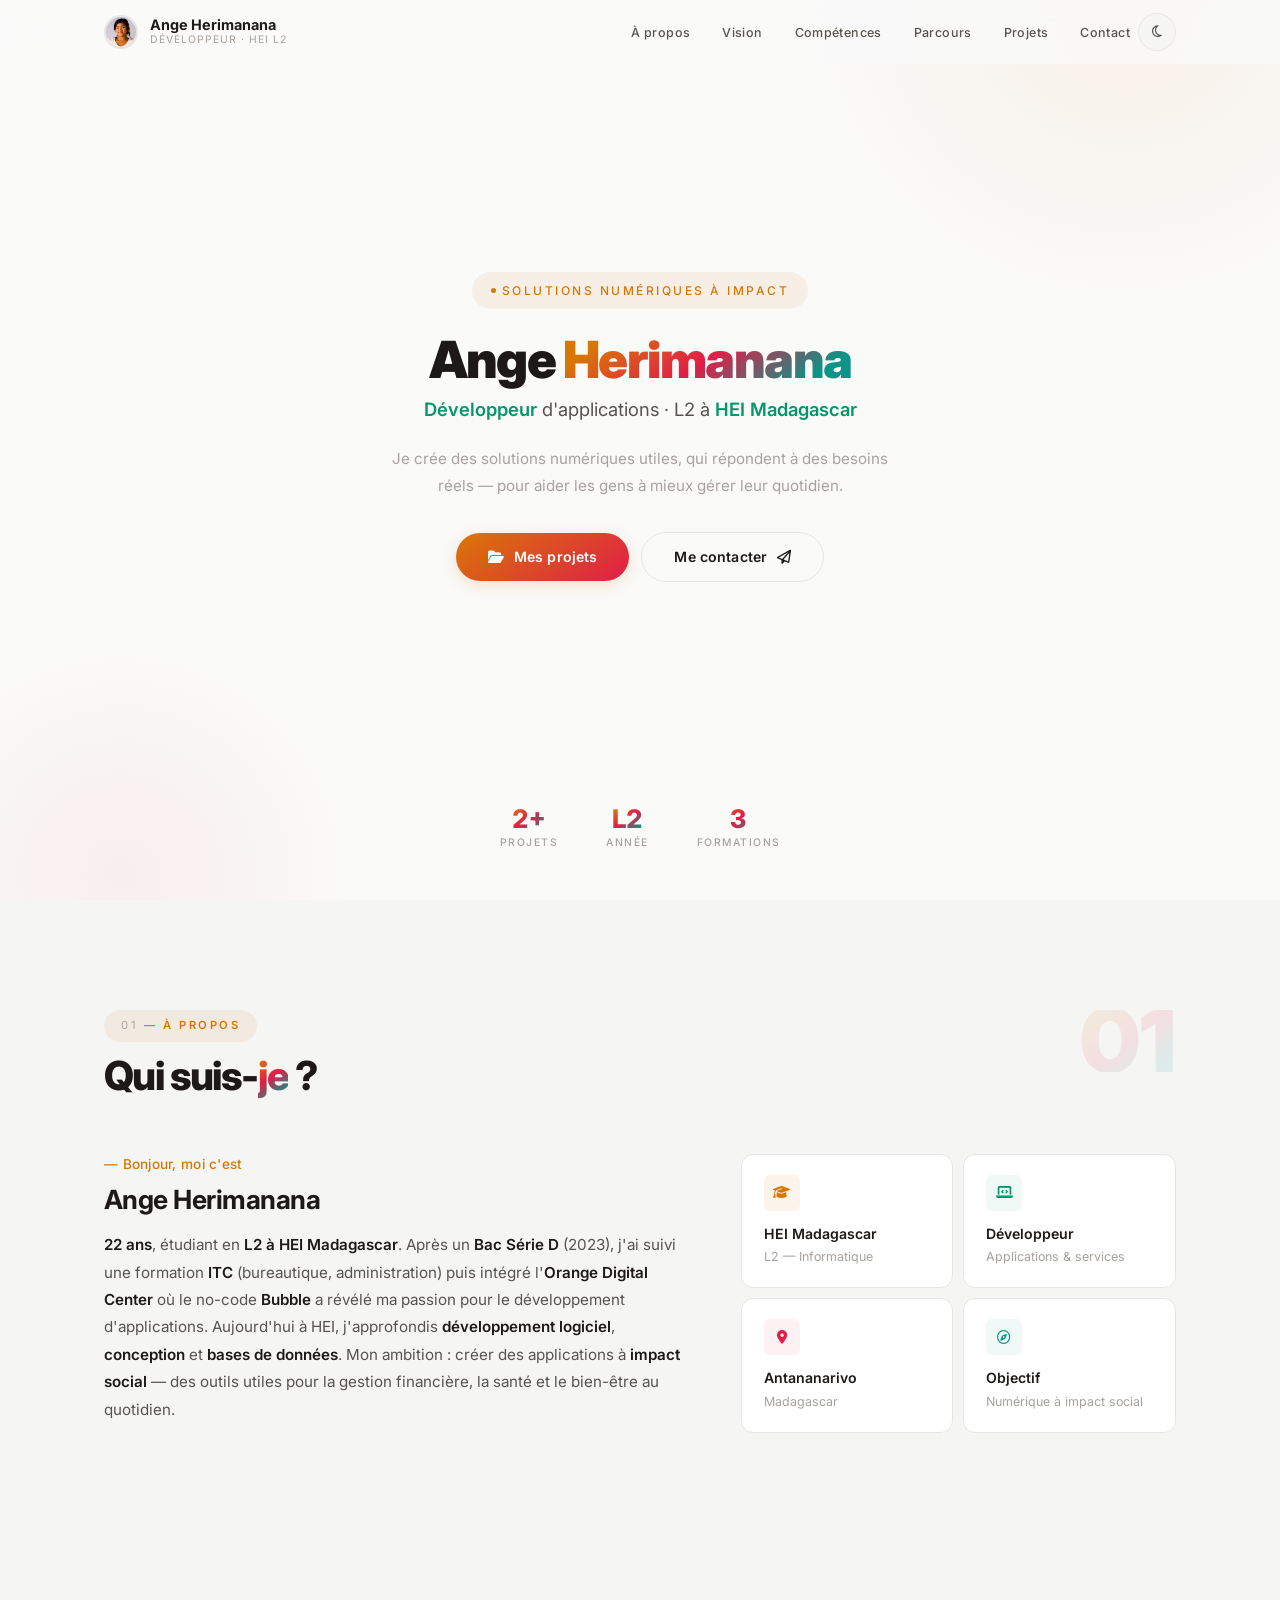
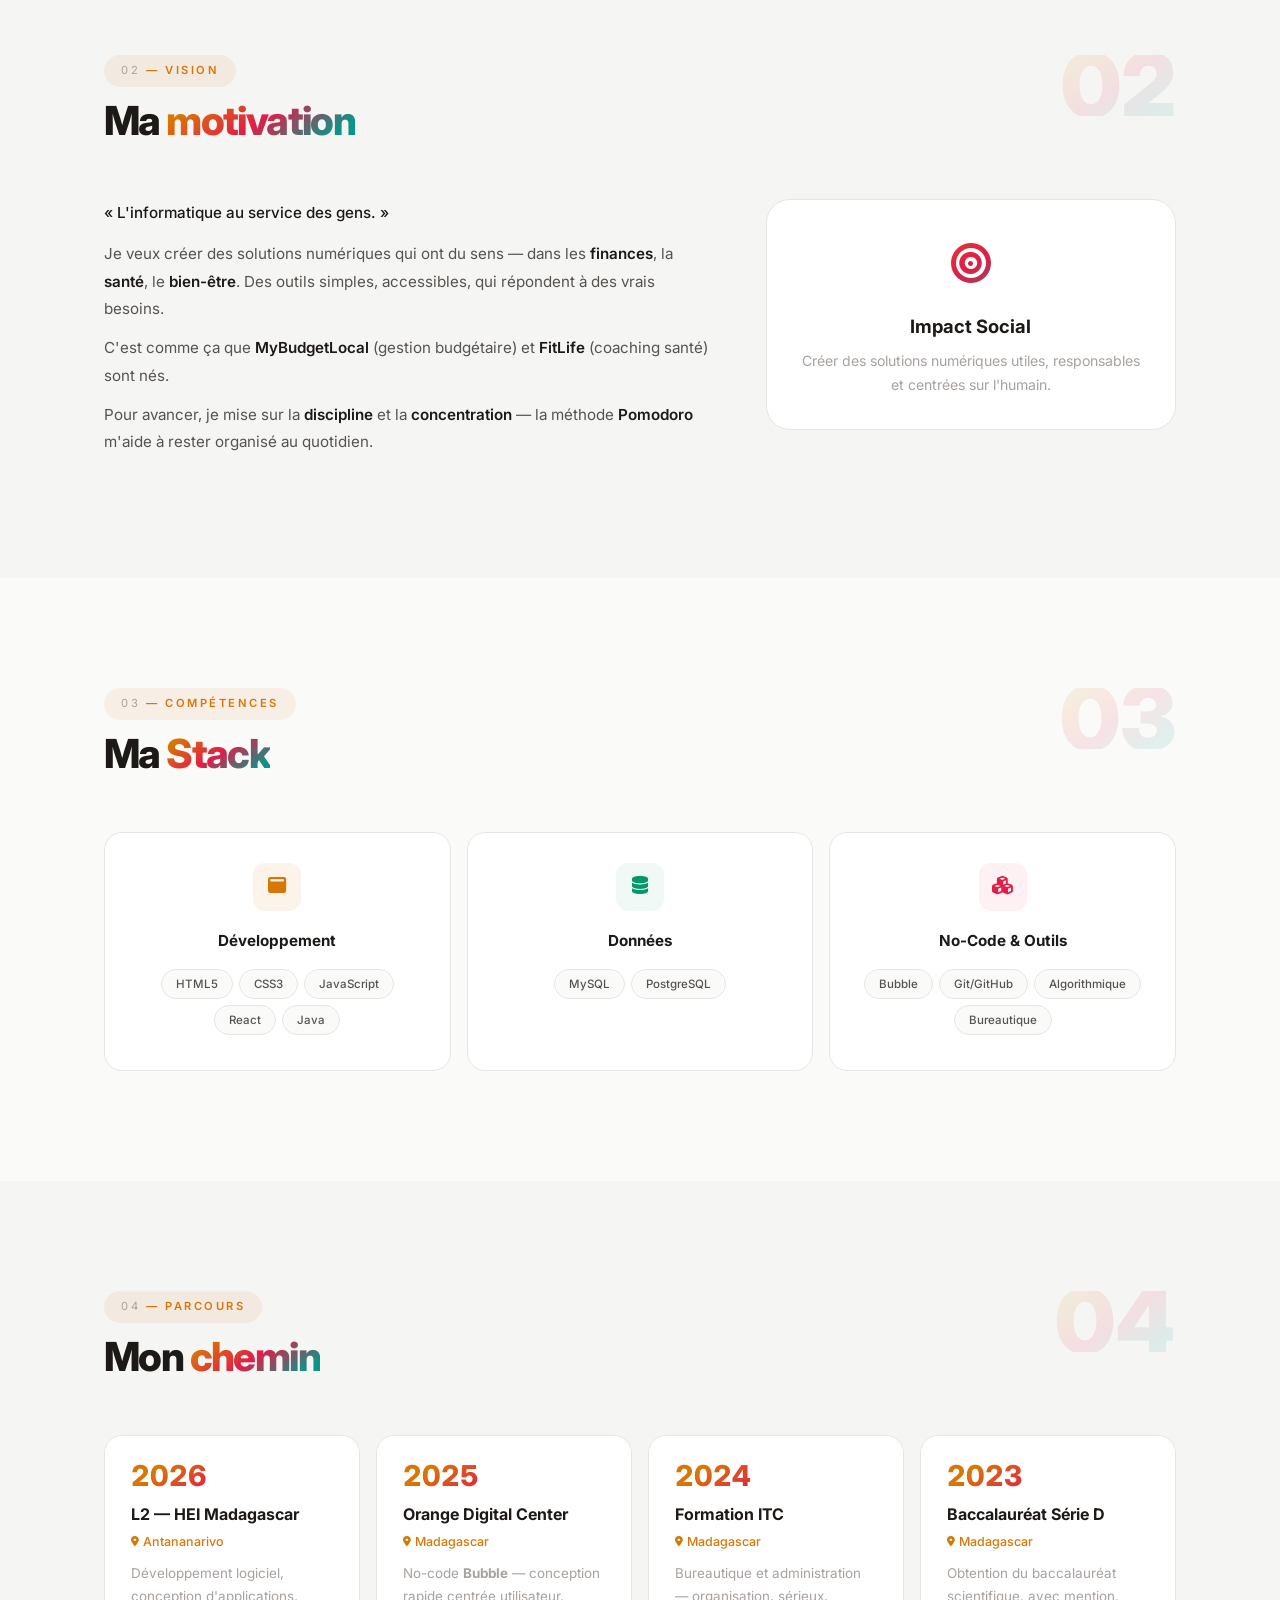
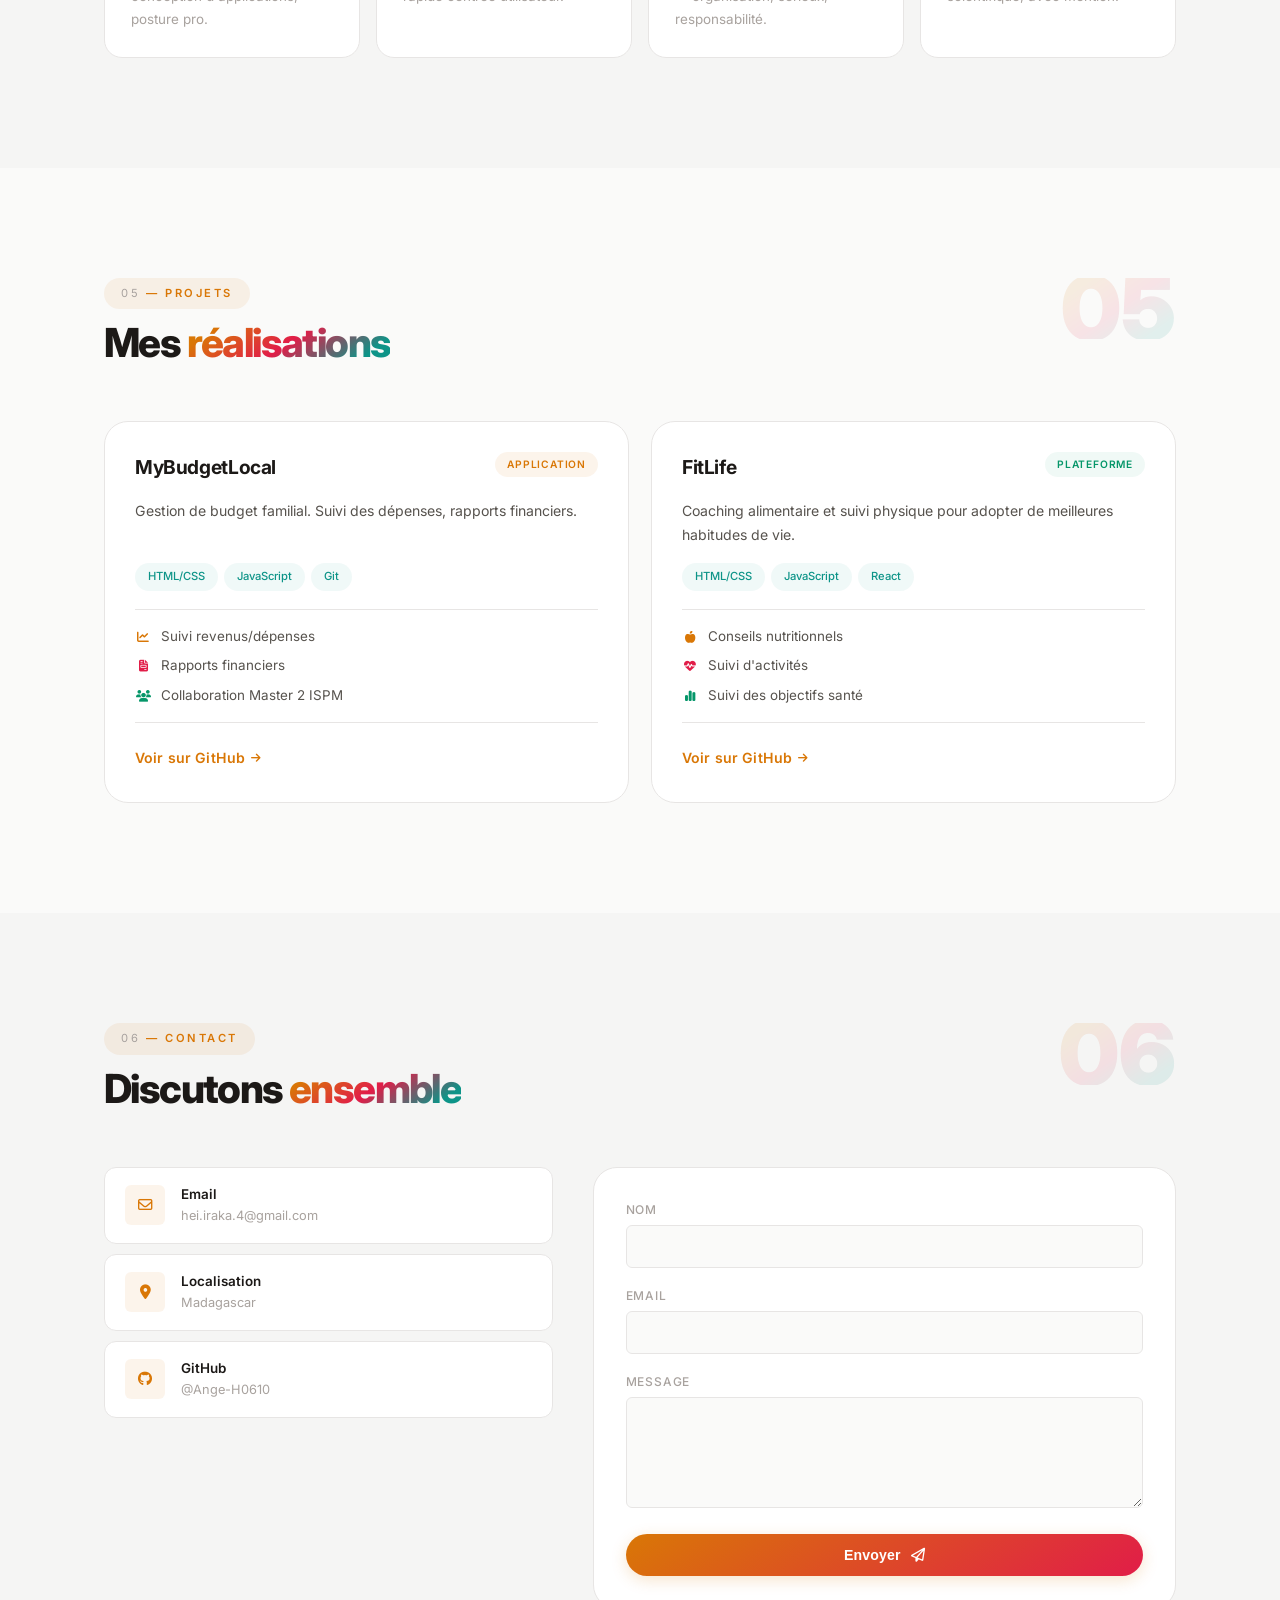
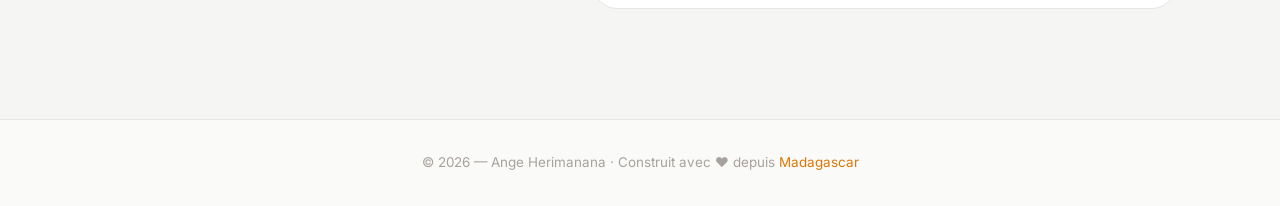
<file: index.html>
<!DOCTYPE html>
<html lang="fr">
<head>
    <meta charset="UTF-8">
    <meta name="viewport" content="width=device-width, initial-scale=1.0">
    <meta name="description" content="Portfolio d'Ange Herimanana - L2 HEI, Développeur d'applications numériques à impact social">
    <meta name="theme-color" content="#fafaf9">
    <title>Ange Herimanana — Portfolio</title>
    <link rel="preconnect" href="https://fonts.googleapis.com">
    <link rel="preconnect" href="https://fonts.gstatic.com" crossorigin>
    <link href="https://fonts.googleapis.com/css2?family=Inter:wght@400;500;600;700;800;900&display=swap" rel="stylesheet">
    <link rel="stylesheet" href="./css/style.css">
    <link rel="stylesheet" href="https://cdnjs.cloudflare.com/ajax/libs/font-awesome/6.7.2/css/all.min.css">
</head>
<body>

    <header class="navbar" id="navbar">
        <nav class="navbar-container">
            <div class="navbar-left">
                <a href="#hero" class="navbar-brand">
                    <img src="./photo/photo.png" alt="Ange Herimanana" class="navbar-avatar">
                    <div class="navbar-brand-text">
                        <span class="navbar-brand-name">Ange Herimanana</span>
                        <span class="navbar-brand-title">Développeur · HEI L2</span>
                    </div>
                </a>
            </div>
            <div class="navbar-actions">
                <ul class="nav-menu" id="navMenu">
                    <li><a href="#about" class="nav-link">À propos</a></li>
                    <li><a href="#vision" class="nav-link">Vision</a></li>
                    <li><a href="#skills" class="nav-link">Compétences</a></li>
                    <li><a href="#parcours" class="nav-link">Parcours</a></li>
                    <li><a href="#projects" class="nav-link">Projets</a></li>
                    <li><a href="#contact" class="nav-link">Contact</a></li>
                </ul>
                <button class="theme-toggle" id="themeToggle" aria-label="Changer le thème">
                    <i class="fa-regular fa-moon"></i>
                    <i class="fa-regular fa-sun"></i>
                </button>
                <button class="menu-toggle" id="menuToggle" aria-label="Menu" aria-expanded="false">
                    <span></span><span></span><span></span>
                </button>
            </div>
        </nav>
    </header>

    <section id="hero" class="hero">
        <div class="hero-bg"></div>
        <div class="container hero-grid">
            <div>
                <div class="hero-tag">
                    <span class="dot"></span>
                    Solutions numériques à impact
                </div>
                <h1 class="hero-name">
                    Ange <span class="hl">Herimanana</span>
                </h1>
                <p class="hero-sub">
                    <strong>Développeur</strong> d'applications · L2 à <strong>HEI Madagascar</strong>
                </p>
                <p class="hero-desc">
                    Je crée des solutions numériques utiles, qui répondent à des besoins réels
                    — pour aider les gens à mieux gérer leur quotidien.
                </p>
                <div class="hero-actions">
                    <a href="#projects" class="btn btn-primary">
                        <i class="fa-solid fa-folder-open"></i> Mes projets
                    </a>
                    <a href="#contact" class="btn btn-outline">
                        Me contacter <i class="fa-regular fa-paper-plane"></i>
                    </a>
                </div>
            </div>
        </div>
        <div class="hero-meta">
            <div class="hero-meta-item">
                <div class="num">2+</div>
                <div class="lbl">Projets</div>
            </div>
            <div class="hero-meta-item">
                <div class="num">L2</div>
                <div class="lbl">Année</div>
            </div>
            <div class="hero-meta-item">
                <div class="num">3</div>
                <div class="lbl">Formations</div>
            </div>
        </div>
    </section>

    <section id="about" class="about">
        <div class="container">
            <div class="section-header">
                <div class="section-header-left">
                    <div class="tag"><em>01</em> — À propos</div>
                    <h2 class="section-title">Qui suis-<span class="hl">je</span> ?</h2>
                </div>
                <div class="section-header-right">
                    <div class="section-number">01</div>
                </div>
            </div>
            <div class="about-grid">
                <div class="about-text-content">
                    <span class="greet">— Bonjour, moi c'est</span>
                    <h3><span class="hl">Ange Herimanana</span></h3>
                    <p><strong>22 ans</strong>, étudiant en <strong>L2 à HEI Madagascar</strong>. Après un <strong>Bac Série D</strong> (2023), j'ai suivi une formation <strong>ITC</strong> (bureautique, administration) puis intégré l'<strong>Orange Digital Center</strong> où le no-code <strong>Bubble</strong> a révélé ma passion pour le développement d'applications. Aujourd'hui à HEI, j'approfondis <strong>développement logiciel</strong>, <strong>conception</strong> et <strong>bases de données</strong>. Mon ambition : créer des applications à <strong>impact social</strong> — des outils utiles pour la gestion financière, la santé et le bien-être au quotidien.</p>
                </div>
                <div>
                    <div class="about-cards-grid">
                        <div class="about-mini-card">
                            <div class="icon amber"><i class="fa-solid fa-graduation-cap"></i></div>
                            <h4>HEI Madagascar</h4>
                            <p>L2 — Informatique</p>
                        </div>
                        <div class="about-mini-card">
                            <div class="icon emerald"><i class="fa-solid fa-laptop-code"></i></div>
                            <h4>Développeur</h4>
                            <p>Applications & services</p>
                        </div>
                        <div class="about-mini-card">
                            <div class="icon rose"><i class="fa-solid fa-location-dot"></i></div>
                            <h4>Antananarivo</h4>
                            <p>Madagascar</p>
                        </div>
                        <div class="about-mini-card">
                            <div class="icon teal"><i class="fa-regular fa-compass"></i></div>
                            <h4>Objectif</h4>
                            <p>Numérique à impact social</p>
                        </div>
                    </div>
                </div>
            </div>
        </div>
    </section>

    <section id="vision" class="parcours">
        <div class="container">
            <div class="section-header">
                <div class="section-header-left">
                    <div class="tag"><em>02</em> — Vision</div>
                    <h2 class="section-title">Ma <span class="hl">motivation</span></h2>
                </div>
                <div class="section-header-right">
                    <div class="section-number">02</div>
                </div>
            </div>
            <div class="about-grid" style="grid-template-columns:1.2fr 0.8fr;">
                <div class="about-text-content">
                    <p style="font-size:0.95rem; color:var(--text); font-weight:500; margin-bottom:14px;">
                        « L'informatique au service des gens. »
                    </p>
                    <p>Je veux créer des solutions numériques qui ont du sens — dans les <strong>finances</strong>, la <strong>santé</strong>, le <strong>bien-être</strong>. Des outils simples, accessibles, qui répondent à des vrais besoins.</p>
                    <p>C'est comme ça que <strong>MyBudgetLocal</strong> (gestion budgétaire) et <strong>FitLife</strong> (coaching santé) sont nés.</p>
                    <p>Pour avancer, je mise sur la <strong>discipline</strong> et la <strong>concentration</strong> — la méthode <strong>Pomodoro</strong> m'aide à rester organisé au quotidien.</p>
                </div>
                <div>
                    <div class="vision-card">
                        <div class="vision-card-icon"><i class="fa-solid fa-bullseye"></i></div>
                        <h3>Impact Social</h3>
                        <p>Créer des solutions numériques utiles, responsables et centrées sur l'humain.</p>
                    </div>
                </div>
            </div>
        </div>
    </section>

    <section id="skills" class="skills">
        <div class="container">
            <div class="section-header">
                <div class="section-header-left">
                    <div class="tag"><em>03</em> — Compétences</div>
                    <h2 class="section-title">Ma <span class="hl">Stack</span></h2>
                </div>
                <div class="section-header-right">
                    <div class="section-number">03</div>
                </div>
            </div>
            <div class="skills-grid">
                <div class="skill-card">
                    <div class="skill-card-icon dev"><i class="fa-solid fa-window-maximize"></i></div>
                    <h3>Développement</h3>
                    <div class="skill-tags">
                        <span class="skill-tag">HTML5</span>
                        <span class="skill-tag">CSS3</span>
                        <span class="skill-tag">JavaScript</span>
                        <span class="skill-tag">React</span>
                        <span class="skill-tag">Java</span>
                    </div>
                </div>
                <div class="skill-card">
                    <div class="skill-card-icon data"><i class="fa-solid fa-database"></i></div>
                    <h3>Données</h3>
                    <div class="skill-tags">
                        <span class="skill-tag">MySQL</span>
                        <span class="skill-tag">PostgreSQL</span>
                    </div>
                </div>
                <div class="skill-card">
                    <div class="skill-card-icon core"><i class="fa-solid fa-cubes"></i></div>
                    <h3>No-Code & Outils</h3>
                    <div class="skill-tags">
                        <span class="skill-tag">Bubble</span>
                        <span class="skill-tag">Git/GitHub</span>
                        <span class="skill-tag">Algorithmique</span>
                        <span class="skill-tag">Bureautique</span>
                    </div>
                </div>
            </div>
        </div>
    </section>

    <section id="parcours" class="parcours">
        <div class="container">
            <div class="section-header">
                <div class="section-header-left">
                    <div class="tag"><em>04</em> — Parcours</div>
                    <h2 class="section-title">Mon <span class="hl">chemin</span></h2>
                </div>
                <div class="section-header-right">
                    <div class="section-number">04</div>
                </div>
            </div>
            <div class="timeline">
                <div class="timeline-card">
                    <div class="year">2026</div>
                    <h4>L2 — HEI Madagascar</h4>
                    <div class="loc"><i class="fa-solid fa-location-dot"></i> Antananarivo</div>
                    <p>Développement logiciel, conception d'applications, posture pro.</p>
                </div>
                <div class="timeline-card">
                    <div class="year">2025</div>
                    <h4>Orange Digital Center</h4>
                    <div class="loc"><i class="fa-solid fa-location-dot"></i> Madagascar</div>
                    <p>No-code <strong>Bubble</strong> — conception rapide centrée utilisateur.</p>
                </div>
                <div class="timeline-card">
                    <div class="year">2024</div>
                    <h4>Formation ITC</h4>
                    <div class="loc"><i class="fa-solid fa-location-dot"></i> Madagascar</div>
                    <p>Bureautique et administration — organisation, sérieux, responsabilité.</p>
                </div>
                <div class="timeline-card">
                    <div class="year">2023</div>
                    <h4>Baccalauréat Série D</h4>
                    <div class="loc"><i class="fa-solid fa-location-dot"></i> Madagascar</div>
                    <p>Obtention du baccalauréat scientifique, avec mention.</p>
                </div>
            </div>
        </div>
    </section>

    <section id="projects" class="projects">
        <div class="container">
            <div class="section-header">
                <div class="section-header-left">
                    <div class="tag"><em>05</em> — Projets</div>
                    <h2 class="section-title">Mes <span class="hl">réalisations</span></h2>
                </div>
                <div class="section-header-right">
                    <div class="section-number">05</div>
                </div>
            </div>
            <div class="projects-list">
                <article class="project-card">
                    <div class="project-card-top">
                        <h3>MyBudgetLocal</h3>
                        <span class="badge badge-amber">Application</span>
                    </div>
                    <p class="project-desc">
                        Gestion de budget familial. Suivi des dépenses, rapports financiers.
                    </p>
                    <div class="project-tech-strip">
                        <span>HTML/CSS</span>
                        <span>JavaScript</span>
                        <span>Git</span>
                    </div>
                    <ul class="project-features">
                        <li><i class="fa-solid fa-chart-line"></i> Suivi revenus/dépenses</li>
                        <li><i class="fa-solid fa-file-invoice"></i> Rapports financiers</li>
                        <li><i class="fa-solid fa-users"></i> Collaboration Master 2 ISPM</li>
                    </ul>
                    <a href="https://github.com/Ange-H0610/ISPM.git" target="_blank" class="btn btn-link">
                        Voir sur GitHub <i class="fa-solid fa-arrow-right"></i>
                    </a>
                </article>
                <article class="project-card">
                    <div class="project-card-top">
                        <h3>FitLife</h3>
                        <span class="badge badge-emerald">Plateforme</span>
                    </div>
                    <p class="project-desc">
                        Coaching alimentaire et suivi physique pour adopter de meilleures habitudes de vie.
                    </p>
                    <div class="project-tech-strip">
                        <span>HTML/CSS</span>
                        <span>JavaScript</span>
                        <span>React</span>
                    </div>
                    <ul class="project-features">
                        <li><i class="fa-solid fa-apple-alt"></i> Conseils nutritionnels</li>
                        <li><i class="fa-solid fa-heartbeat"></i> Suivi d'activités</li>
                        <li><i class="fa-solid fa-chart-simple"></i> Suivi des objectifs santé</li>
                    </ul>
                    <a href="https://github.com/Ange-H0610/FitLife.git" target="_blank" class="btn btn-link">
                        Voir sur GitHub <i class="fa-solid fa-arrow-right"></i>
                    </a>
                </article>
            </div>
        </div>
    </section>

    <section id="contact" class="contact">
        <div class="container">
            <div class="section-header">
                <div class="section-header-left">
                    <div class="tag"><em>06</em> — Contact</div>
                    <h2 class="section-title">Discutons <span class="hl">ensemble</span></h2>
                </div>
                <div class="section-header-right">
                    <div class="section-number">06</div>
                </div>
            </div>
            <div class="contact-grid">
                <div class="contact-info">
                    <a href="https://mail.google.com/mail/u/0/?view=cm&to=hei.iraka.4@gmail.com" target="_blank" class="contact-item">
                        <div class="contact-item-ic"><i class="fa-regular fa-envelope"></i></div>
                        <div>
                            <h4>Email</h4>
                            <p>hei.iraka.4@gmail.com</p>
                        </div>
                    </a>
                    <div class="contact-item">
                        <div class="contact-item-ic"><i class="fa-solid fa-location-dot"></i></div>
                        <div>
                            <h4>Localisation</h4>
                            <p>Madagascar</p>
                        </div>
                    </div>
                    <div class="contact-item">
                        <div class="contact-item-ic"><i class="fa-brands fa-github"></i></div>
                        <div>
                            <h4>GitHub</h4>
                            <p>@Ange-H0610</p>
                        </div>
                    </div>
                </div>
                <form class="form-card" id="contactForm">
                    <div class="form-row">
                        <label for="name">Nom</label>
                        <input type="text" id="name" name="name" required>
                    </div>
                    <div class="form-row">
                        <label for="email">Email</label>
                        <input type="email" id="email" name="email" required>
                    </div>
                    <div class="form-row">
                        <label for="message">Message</label>
                        <textarea id="message" name="message" rows="5" required></textarea>
                    </div>
                    <button type="submit" class="btn btn-primary">
                        Envoyer <i class="fa-regular fa-paper-plane"></i>
                    </button>
                </form>
            </div>
        </div>
    </section>

    <footer class="footer">
        <div class="container">
            <p>© 2026 — Ange Herimanana · Construit avec ♥ depuis <span class="hl">Madagascar</span></p>
        </div>
    </footer>

    <script src="./js/theme.js"></script>
    <script src="./js/scroll-animations.js"></script>
    <script src="./js/mobile-menu.js"></script>
</body>
</html>
</file>
<file: css/style.css>
*,
*::before,
*::after {
  margin: 0;
  padding: 0;
  box-sizing: border-box;
}

:root {
  /* Light theme (default) */
  --bg: #fafaf9;
  --bg-soft: #f5f5f4;
  --bg-card: #ffffff;
  --bg-elevated: #ffffff;
  --bg-hover: #f5f5f4;
  --border: #e7e5e4;
  --border-light: #f0efed;
  --text: #1c1917;
  --text-soft: #57534e;
  --text-muted: #a8a29e;
  --amber: #d97706;
  --amber-bg: rgba(217, 119, 6, 0.08);
  --rose: #e11d48;
  --rose-bg: rgba(225, 29, 72, 0.06);
  --emerald: #059669;
  --emerald-bg: rgba(5, 150, 105, 0.06);
  --teal: #0d9488;
  --teal-bg: rgba(13, 148, 136, 0.06);
  --gradient-1: linear-gradient(145deg, #d97706 0%, #e11d48 100%);
  --gradient-2: linear-gradient(145deg, #059669 0%, #0d9488 100%);
  --gradient-text: linear-gradient(145deg, #d97706 15%, #e11d48 50%, #0d9488 85%);
  --shadow-sm: 0 1px 3px rgba(0, 0, 0, 0.04);
  --shadow: 0 2px 12px rgba(0, 0, 0, 0.06);
  --shadow-lg: 0 8px 32px rgba(0, 0, 0, 0.08);
  --shadow-xl: 0 16px 48px rgba(0, 0, 0, 0.1);
  --glow: none;
  --nav-bg: rgba(250, 250, 249, 0.85);
  --nav-bg-scrolled: rgba(250, 250, 249, 0.97);
  --radius-sm: 6px;
  --radius: 12px;
  --radius-lg: 18px;
  --radius-xl: 24px;
  --radius-full: 9999px;
  --transition: 0.4s cubic-bezier(0.22, 1, 0.36, 1);
  --transition-fast: 0.2s cubic-bezier(0.22, 1, 0.36, 1);
  --font: 'Inter', -apple-system, BlinkMacSystemFont, 'Segoe UI', system-ui, sans-serif;
  --nav-height: 64px;
}

[data-theme="dark"] {
  --bg: #0c0c0c;
  --bg-soft: #111111;
  --bg-card: #181818;
  --bg-elevated: #1e1e1e;
  --bg-hover: #202020;
  --border: #2a2a2a;
  --border-light: #222222;
  --text: #f0efed;
  --text-soft: #a8a29e;
  --text-muted: #6b6560;
  --amber: #f59e0b;
  --amber-bg: rgba(245, 158, 11, 0.08);
  --rose: #e11d48;
  --rose-bg: rgba(225, 29, 72, 0.07);
  --emerald: #10b981;
  --emerald-bg: rgba(16, 185, 129, 0.06);
  --teal: #14b8a6;
  --teal-bg: rgba(20, 184, 166, 0.06);
  --gradient-1: linear-gradient(145deg, #f59e0b 0%, #e11d48 100%);
  --gradient-2: linear-gradient(145deg, #10b981 0%, #14b8a6 100%);
  --gradient-text: linear-gradient(145deg, #f59e0b 15%, #e11d48 50%, #14b8a6 85%);
  --shadow-sm: 0 1px 3px rgba(0, 0, 0, 0.3);
  --shadow: 0 2px 12px rgba(0, 0, 0, 0.5);
  --shadow-lg: 0 8px 32px rgba(0, 0, 0, 0.6);
  --shadow-xl: 0 16px 48px rgba(0, 0, 0, 0.7);
  --glow: 0 0 60px rgba(245, 158, 11, 0.04);
  --nav-bg: rgba(12, 12, 12, 0.85);
  --nav-bg-scrolled: rgba(12, 12, 12, 0.96);
}

html {
  scroll-behavior: smooth;
  -webkit-font-smoothing: antialiased;
  -moz-osx-font-smoothing: grayscale;
}

body {
  font-family: var(--font);
  background: var(--bg);
  color: var(--text);
  line-height: 1.6;
  overflow-x: hidden;
  transition: background var(--transition), color var(--transition);
}

a { text-decoration: none; color: inherit; }
ul { list-style: none; }
img { max-width: 100%; display: block; }

::selection {
  background: var(--amber);
  color: #fff;
}

.container {
  max-width: 1120px;
  margin: 0 auto;
  padding: 0 24px;
}

section {
  padding: 110px 0;
  position: relative;
}

/* ==================== TAG ==================== */
.tag {
  display: inline-flex;
  align-items: center;
  gap: 6px;
  font-size: 0.7rem;
  font-weight: 600;
  text-transform: uppercase;
  letter-spacing: 2.5px;
  padding: 6px 16px;
  border-radius: var(--radius-full);
  width: fit-content;
  background: var(--amber-bg);
  color: var(--amber);
  border: 1px solid transparent;
}
.tag em {
  font-style: normal;
  color: var(--text-muted);
  font-weight: 400;
}

/* ==================== SECTION HEADER ==================== */
.section-header {
  display: flex;
  align-items: flex-end;
  justify-content: space-between;
  margin-bottom: 56px;
  gap: 24px;
  position: relative;
}
.section-header-left {
  display: flex;
  flex-direction: column;
  gap: 12px;
}
.section-header-right {
  flex-shrink: 0;
  display: none;
}
.section-number {
  font-size: 5.5rem;
  font-weight: 900;
  background: var(--gradient-text);
  -webkit-background-clip: text;
  -webkit-text-fill-color: transparent;
  background-clip: text;
  line-height: 0.7;
  opacity: 0.1;
  position: absolute;
  right: 0;
  top: 0;
  pointer-events: none;
  user-select: none;
}
.section-title {
  font-size: 2.5rem;
  font-weight: 800;
  line-height: 1.1;
  letter-spacing: -0.04em;
}
.section-title .hl {
  background: var(--gradient-text);
  -webkit-background-clip: text;
  -webkit-text-fill-color: transparent;
  background-clip: text;
}
.section-desc {
  color: var(--text-soft);
  font-size: 0.95rem;
  max-width: 400px;
  line-height: 1.7;
}
@media (min-width: 768px) {
  .section-header-right { display: block; }
}

/* ==================== BUTTONS ==================== */
.btn {
  display: inline-flex;
  align-items: center;
  justify-content: center;
  gap: 10px;
  padding: 13px 32px;
  border-radius: var(--radius-full);
  font-weight: 600;
  font-size: 0.88rem;
  cursor: pointer;
  transition: all var(--transition);
  border: none;
  letter-spacing: 0.01em;
  white-space: nowrap;
  position: relative;
}
.btn-primary {
  background: var(--gradient-1);
  color: #fff;
  box-shadow: 0 4px 16px rgba(217, 119, 6, 0.2);
}
.btn-primary:hover {
  transform: translateY(-2px);
  box-shadow: 0 8px 28px rgba(217, 119, 6, 0.3);
}
.btn-primary:active {
  transform: translateY(0);
}

.btn-outline {
  background: transparent;
  color: var(--text);
  border: 1.5px solid var(--border);
  padding: 13px 32px;
}
.btn-outline:hover {
  border-color: var(--amber);
  color: var(--amber);
  background: var(--amber-bg);
  transform: translateY(-2px);
}

.btn-link {
  background: none;
  border: none;
  color: var(--amber);
  font-weight: 600;
  font-size: 0.88rem;
  padding: 4px 0;
  gap: 6px;
}
.btn-link i {
  transition: transform var(--transition);
  font-size: 0.68rem;
}
.btn-link:hover i {
  transform: translateX(4px);
}
.btn-sm {
  padding: 9px 22px;
  font-size: 0.8rem;
}

/* ==================== NAVBAR ==================== */
.navbar {
  position: fixed;
  top: 0;
  left: 0;
  width: 100%;
  z-index: 1000;
  height: var(--nav-height);
  background: var(--nav-bg);
  backdrop-filter: blur(20px);
  -webkit-backdrop-filter: blur(20px);
  border-bottom: 1px solid transparent;
  transition: all var(--transition);
}
.navbar.scrolled {
  border-bottom-color: var(--border);
  background: var(--nav-bg-scrolled);
}
.navbar-container {
  max-width: 1120px;
  margin: 0 auto;
  padding: 0 24px;
  display: flex;
  align-items: center;
  justify-content: space-between;
  height: 100%;
}
.navbar-left {
  display: flex;
  align-items: center;
  gap: 12px;
}
.navbar-brand {
  display: flex;
  align-items: center;
  gap: 12px;
  position: relative;
  z-index: 2;
}
.navbar-avatar {
  width: 34px;
  height: 34px;
  border-radius: 50%;
  object-fit: cover;
  border: 2px solid var(--border);
  transition: border-color var(--transition);
}
.navbar-avatar:hover {
  border-color: var(--amber);
}
.navbar-brand-text {
  display: flex;
  flex-direction: column;
  line-height: 1.15;
}
.navbar-brand-name {
  font-size: 0.9rem;
  font-weight: 700;
}
.navbar-brand-title {
  font-size: 0.65rem;
  color: var(--text-muted);
  text-transform: uppercase;
  letter-spacing: 1px;
}
.navbar-actions {
  display: flex;
  align-items: center;
  gap: 8px;
}

.theme-toggle {
  width: 38px;
  height: 38px;
  border-radius: var(--radius-full);
  background: var(--bg-soft);
  border: 1px solid var(--border);
  color: var(--text-soft);
  cursor: pointer;
  display: flex;
  align-items: center;
  justify-content: center;
  font-size: 0.85rem;
  transition: all var(--transition-fast);
  position: relative;
  z-index: 2;
}
.theme-toggle:hover {
  background: var(--bg-hover);
  border-color: var(--amber);
  color: var(--amber);
}
.theme-toggle .fa-sun {
  display: none;
}
[data-theme="dark"] .theme-toggle .fa-moon {
  display: none;
}
[data-theme="dark"] .theme-toggle .fa-sun {
  display: block;
}

.menu-toggle {
  display: none;
  flex-direction: column;
  gap: 5px;
  background: none;
  border: none;
  cursor: pointer;
  padding: 6px;
  z-index: 1001;
  position: relative;
}
.menu-toggle span {
  display: block;
  width: 20px;
  height: 2px;
  background: var(--text);
  border-radius: 2px;
  transition: all var(--transition-fast);
  transform-origin: center;
}
.menu-toggle.active span:nth-child(1) {
  transform: rotate(45deg) translate(4px, 4px);
}
.menu-toggle.active span:nth-child(2) {
  opacity: 0;
  transform: scaleX(0);
}
.menu-toggle.active span:nth-child(3) {
  transform: rotate(-45deg) translate(4px, -4px);
}

.nav-menu {
  display: flex;
  align-items: center;
  gap: 32px;
}
.nav-link {
  font-size: 0.78rem;
  color: var(--text-soft);
  font-weight: 500;
  transition: color var(--transition-fast);
  letter-spacing: 0.03em;
  position: relative;
}
.nav-link::after {
  content: '';
  position: absolute;
  bottom: -4px;
  left: 0;
  width: 0;
  height: 1.5px;
  background: var(--gradient-1);
  transition: width var(--transition);
  border-radius: 2px;
}
.nav-link:hover {
  color: var(--text);
}
.nav-link:hover::after {
  width: 100%;
}
.nav-link.active {
  color: var(--amber);
}
.nav-link.active::after {
  width: 100%;
}

/* ==================== HERO ==================== */
.hero {
  min-height: 100vh;
  display: flex;
  align-items: center;
  position: relative;
  padding-top: var(--nav-height);
  overflow: hidden;
}
.hero-bg {
  position: absolute;
  inset: 0;
  pointer-events: none;
  overflow: hidden;
}
.hero-bg::before {
  content: '';
  position: absolute;
  top: -40%;
  right: -15%;
  width: 700px;
  height: 700px;
  border-radius: 50%;
  background: radial-gradient(circle, var(--amber-bg) 0%, transparent 65%);
}
.hero-bg::after {
  content: '';
  position: absolute;
  bottom: -25%;
  left: -10%;
  width: 500px;
  height: 500px;
  border-radius: 50%;
  background: radial-gradient(circle, var(--rose-bg) 0%, transparent 65%);
}
.hero-grid {
  max-width: 680px;
  margin: 0 auto;
  text-align: center;
  width: 100%;
  position: relative;
  z-index: 1;
}
.hero-tag {
  display: inline-flex;
  align-items: center;
  gap: 6px;
  font-size: 0.75rem;
  color: var(--amber);
  font-weight: 500;
  text-transform: uppercase;
  letter-spacing: 2.5px;
  margin-bottom: 24px;
  padding: 8px 18px;
  border-radius: var(--radius-full);
  background: var(--amber-bg);
  border: 1px solid transparent;
}
.hero-tag .dot {
  width: 5px;
  height: 5px;
  border-radius: 50%;
  background: var(--amber);
  animation: pulse-dot 2.4s ease-in-out infinite;
}
@keyframes pulse-dot {
  0%, 100% { opacity: 1; transform: scale(1); }
  50% { opacity: 0.2; transform: scale(0.6); }
}
.hero-name {
  font-size: 3.2rem;
  font-weight: 900;
  line-height: 1.02;
  margin-bottom: 10px;
  letter-spacing: -0.03em;
}
.hero-name .hl {
  background: var(--gradient-text);
  -webkit-background-clip: text;
  -webkit-text-fill-color: transparent;
  background-clip: text;
}
.hero-sub {
  font-size: 1.15rem;
  color: var(--text-soft);
  margin-bottom: 20px;
  font-weight: 400;
}
.hero-sub strong {
  color: var(--emerald);
  font-weight: 600;
}
.hero-desc {
  font-size: 0.95rem;
  color: var(--text-muted);
  line-height: 1.8;
  max-width: 500px;
  margin: 0 auto 32px;
}
.hero-actions {
  display: flex;
  gap: 12px;
  align-items: center;
  flex-wrap: wrap;
  justify-content: center;
}
.hero-meta {
  position: absolute;
  bottom: 48px;
  left: 50%;
  transform: translateX(-50%);
  display: flex;
  gap: 48px;
  z-index: 1;
}
.hero-meta-item {
  text-align: center;
}
.hero-meta-item .num {
  font-size: 1.6rem;
  font-weight: 800;
  background: var(--gradient-text);
  -webkit-background-clip: text;
  -webkit-text-fill-color: transparent;
  background-clip: text;
  line-height: 1;
  font-feature-settings: "tnum";
}
.hero-meta-item .lbl {
  font-size: 0.65rem;
  color: var(--text-muted);
  text-transform: uppercase;
  letter-spacing: 1.5px;
  margin-top: 4px;
  font-weight: 500;
}

@media (max-width: 868px) {
  .hero-tag { margin: 0 auto 20px; }
  .hero-meta { gap: 32px; bottom: 36px; }
  .hero-name { font-size: 2.4rem; }
  .hero-sub { font-size: 1.05rem; }
}
@media (max-width: 480px) {
  .hero-name { font-size: 1.8rem; }
  .hero-sub { font-size: 0.95rem; }
  .hero-actions { flex-direction: column; }
  .hero-actions .btn { width: 100%; }
  .hero-meta { gap: 20px; }
  .hero-meta-item .num { font-size: 1.3rem; }
  .hero-desc { font-size: 0.9rem; }
}

/* ==================== ABOUT ==================== */
.about {
  background: var(--bg-soft);
  transition: background var(--transition);
}
.about-grid {
  display: grid;
  grid-template-columns: 1.15fr 0.85fr;
  gap: 48px;
  align-items: start;
}
.about-text-content .greet {
  display: block;
  font-size: 0.85rem;
  color: var(--amber);
  font-weight: 500;
  margin-bottom: 8px;
  letter-spacing: 0.02em;
}
.about-text-content h3 {
  font-size: 1.65rem;
  font-weight: 700;
  margin-bottom: 16px;
  line-height: 1.2;
  letter-spacing: -0.02em;
}
.about-text-content p {
  color: var(--text-soft);
  margin-bottom: 12px;
  font-size: 0.95rem;
  line-height: 1.8;
}
.about-text-content p strong {
  color: var(--text);
  font-weight: 600;
}
.about-cards-grid {
  display: grid;
  grid-template-columns: 1fr 1fr;
  gap: 10px;
}
.about-mini-card {
  background: var(--bg-card);
  border: 1px solid var(--border);
  border-radius: var(--radius);
  padding: 20px 22px;
  transition: all var(--transition);
  cursor: default;
}
.about-mini-card:hover {
  border-color: var(--amber);
  transform: translateY(-3px);
  box-shadow: var(--shadow);
}
.about-mini-card .icon {
  width: 36px;
  height: 36px;
  border-radius: var(--radius-sm);
  display: flex;
  align-items: center;
  justify-content: center;
  font-size: 0.85rem;
  margin-bottom: 12px;
}
.about-mini-card .icon.amber { background: var(--amber-bg); color: var(--amber); }
.about-mini-card .icon.emerald { background: var(--emerald-bg); color: var(--emerald); }
.about-mini-card .icon.rose { background: var(--rose-bg); color: var(--rose); }
.about-mini-card .icon.teal { background: var(--teal-bg); color: var(--teal); }
.about-mini-card h4 {
  font-size: 0.88rem;
  font-weight: 600;
  margin-bottom: 2px;
}
.about-mini-card p {
  font-size: 0.78rem;
  color: var(--text-muted);
}

@media (max-width: 868px) {
  .about-grid { grid-template-columns: 1fr; gap: 36px; }
}
@media (max-width: 480px) {
  .about-cards-grid { grid-template-columns: 1fr; }
}

/* ==================== SKILLS ==================== */
.skills-grid {
  display: grid;
  grid-template-columns: repeat(3, 1fr);
  gap: 16px;
}
.skill-card {
  background: var(--bg-card);
  border: 1px solid var(--border);
  border-radius: var(--radius-lg);
  padding: 30px 24px 34px;
  text-align: center;
  transition: all var(--transition);
  position: relative;
}
.skill-card:hover {
  border-color: var(--amber);
  transform: translateY(-4px);
  box-shadow: var(--shadow-lg);
}
.skill-card-icon {
  width: 48px;
  height: 48px;
  margin: 0 auto 18px;
  border-radius: var(--radius);
  display: flex;
  align-items: center;
  justify-content: center;
  font-size: 1.15rem;
}
.skill-card-icon.dev { background: var(--amber-bg); color: var(--amber); }
.skill-card-icon.data { background: var(--emerald-bg); color: var(--emerald); }
.skill-card-icon.core { background: var(--rose-bg); color: var(--rose); }
.skill-card h3 {
  font-size: 0.95rem;
  font-weight: 700;
  margin-bottom: 16px;
}
.skill-tags {
  display: flex;
  flex-wrap: wrap;
  gap: 6px;
  justify-content: center;
}
.skill-tag {
  font-size: 0.72rem;
  font-weight: 500;
  padding: 5px 14px;
  border-radius: var(--radius-full);
  background: var(--bg);
  border: 1px solid var(--border);
  color: var(--text-soft);
  transition: all var(--transition-fast);
}
.skill-tag:hover {
  border-color: var(--amber);
  color: var(--amber);
  background: var(--amber-bg);
}

@media (max-width: 868px) {
  .skills-grid { grid-template-columns: 1fr; max-width: 400px; margin: 0 auto; }
}

/* ==================== PARCOURS ==================== */
.parcours {
  background: var(--bg-soft);
  transition: background var(--transition);
}
.timeline {
  display: grid;
  grid-template-columns: repeat(4, 1fr);
  gap: 16px;
}
.timeline-card {
  background: var(--bg-card);
  border: 1px solid var(--border);
  border-radius: var(--radius-lg);
  padding: 26px;
  position: relative;
  transition: all var(--transition);
  overflow: hidden;
}
.timeline-card::before {
  content: '';
  position: absolute;
  top: 0;
  left: 0;
  width: 100%;
  height: 3px;
  background: var(--gradient-1);
  opacity: 0;
  transition: opacity var(--transition);
}
.timeline-card:hover::before { opacity: 1; }
.timeline-card:hover {
  border-color: var(--amber);
  transform: translateY(-4px);
  box-shadow: var(--shadow-lg);
}
.timeline-card .year {
  font-size: 1.8rem;
  font-weight: 800;
  background: var(--gradient-text);
  -webkit-background-clip: text;
  -webkit-text-fill-color: transparent;
  background-clip: text;
  line-height: 1;
  margin-bottom: 12px;
  font-feature-settings: "tnum";
}
.timeline-card h4 {
  font-size: 1rem;
  font-weight: 700;
  margin-bottom: 4px;
}
.timeline-card .loc {
  font-size: 0.78rem;
  color: var(--amber);
  font-weight: 500;
  margin-bottom: 10px;
  display: flex;
  align-items: center;
  gap: 4px;
}
.timeline-card .loc i { font-size: 0.65rem; }
.timeline-card p {
  font-size: 0.84rem;
  color: var(--text-muted);
  line-height: 1.7;
}

@media (max-width: 900px) {
  .timeline { grid-template-columns: 1fr 1fr; }
}
@media (max-width: 520px) {
  .timeline { grid-template-columns: 1fr; }
}

/* ==================== PROJECTS ==================== */
.projects-list {
  display: grid;
  grid-template-columns: 1fr 1fr;
  gap: 22px;
}
.project-card {
  background: var(--bg-card);
  border: 1px solid var(--border);
  border-radius: var(--radius-xl);
  padding: 30px 30px 28px;
  display: flex;
  flex-direction: column;
  transition: all var(--transition);
  position: relative;
}
.project-card:hover {
  border-color: var(--amber);
  transform: translateY(-5px);
  box-shadow: var(--shadow-xl);
}
.project-card-top {
  display: flex;
  align-items: flex-start;
  justify-content: space-between;
  gap: 12px;
}
.project-card-top h3 {
  font-size: 1.2rem;
  font-weight: 700;
  letter-spacing: -0.02em;
}
.project-card .badge {
  font-size: 0.64rem;
  font-weight: 600;
  text-transform: uppercase;
  letter-spacing: 0.8px;
  padding: 4px 12px;
  border-radius: var(--radius-full);
  white-space: nowrap;
}
.badge-amber {
  background: var(--amber-bg);
  color: var(--amber);
}
.badge-emerald {
  background: var(--emerald-bg);
  color: var(--emerald);
}
.project-desc {
  color: var(--text-soft);
  font-size: 0.88rem;
  line-height: 1.7;
  margin: 16px 0;
  flex: 1;
}
.project-tech-strip {
  display: flex;
  flex-wrap: wrap;
  gap: 6px;
  margin-bottom: 18px;
}
.project-tech-strip span {
  font-size: 0.7rem;
  font-weight: 500;
  padding: 4px 12px;
  border-radius: var(--radius-full);
  background: var(--teal-bg);
  color: var(--teal);
  border: 1px solid transparent;
}
.project-features {
  display: flex;
  flex-direction: column;
  gap: 8px;
  margin-bottom: 20px;
  padding: 16px 0;
  border-top: 1px solid var(--border);
  border-bottom: 1px solid var(--border);
}
.project-features li {
  display: flex;
  align-items: center;
  gap: 10px;
  color: var(--text-soft);
  font-size: 0.84rem;
}
.project-features li i {
  width: 16px;
  text-align: center;
  font-size: 0.74rem;
}
.project-features li i.fa-chart-line,
.project-features li i.fa-apple-alt { color: var(--amber); }
.project-features li i.fa-file-invoice,
.project-features li i.fa-heartbeat { color: var(--rose); }
.project-features li i.fa-users,
.project-features li i.fa-chart-simple { color: var(--emerald); }
.project-features li i.fa-mobile-screen,
.project-features li i.fa-hand-holding-heart { color: var(--teal); }
.project-card .btn-link {
  align-self: flex-start;
}

@media (max-width: 868px) {
  .projects-list { grid-template-columns: 1fr; max-width: 500px; margin: 0 auto; }
}

/* ==================== VISION CARD ==================== */
.vision-card {
  background: var(--bg-card);
  border: 1px solid var(--border);
  border-radius: var(--radius-xl);
  padding: 32px;
  text-align: center;
  transition: all var(--transition);
}
.vision-card:hover {
  border-color: var(--amber);
  box-shadow: var(--shadow-lg);
}
.vision-card-icon {
  font-size: 2.5rem;
  margin-bottom: 16px;
  background: var(--gradient-text);
  -webkit-background-clip: text;
  -webkit-text-fill-color: transparent;
  background-clip: text;
}
.vision-card h3 {
  font-size: 1.15rem;
  font-weight: 700;
  margin-bottom: 8px;
}
.vision-card p {
  font-size: 0.88rem;
  color: var(--text-muted);
  line-height: 1.7;
}

/* ==================== CONTACT ==================== */
.contact {
  background: var(--bg-soft);
  transition: background var(--transition);
}
.contact-grid {
  display: grid;
  grid-template-columns: 1fr 1.3fr;
  gap: 40px;
  align-items: start;
}
.contact-info {
  display: flex;
  flex-direction: column;
  gap: 10px;
}
.contact-item {
  display: flex;
  align-items: center;
  gap: 16px;
  background: var(--bg-card);
  border: 1px solid var(--border);
  border-radius: var(--radius);
  padding: 16px 20px;
  transition: all var(--transition);
}
.contact-item:hover {
  border-color: var(--amber);
  background: var(--bg-card);
  transform: translateX(4px);
  box-shadow: var(--shadow);
}
.contact-item-ic {
  width: 40px;
  height: 40px;
  border-radius: var(--radius-sm);
  background: var(--amber-bg);
  display: flex;
  align-items: center;
  justify-content: center;
  color: var(--amber);
  font-size: 0.9rem;
  flex-shrink: 0;
}
.contact-item h4 {
  font-size: 0.84rem;
  font-weight: 600;
  margin-bottom: 1px;
}
.contact-item p {
  font-size: 0.8rem;
  color: var(--text-muted);
}

.form-card {
  background: var(--bg-card);
  border: 1px solid var(--border);
  border-radius: var(--radius-xl);
  padding: 32px;
}
.form-row {
  margin-bottom: 18px;
}
.form-row label {
  display: block;
  font-size: 0.75rem;
  font-weight: 500;
  color: var(--text-muted);
  margin-bottom: 6px;
  text-transform: uppercase;
  letter-spacing: 0.8px;
}
.form-row input,
.form-row textarea {
  width: 100%;
  padding: 12px 16px;
  border-radius: var(--radius-sm);
  border: 1px solid var(--border);
  background: var(--bg);
  color: var(--text);
  font-family: var(--font);
  font-size: 0.88rem;
  transition: all var(--transition-fast);
  outline: none;
}
.form-row input::placeholder,
.form-row textarea::placeholder {
  color: var(--text-muted);
}
.form-row input:focus,
.form-row textarea:focus {
  border-color: var(--amber);
  box-shadow: 0 0 0 3px var(--amber-bg);
  background: var(--bg-card);
}
.form-row textarea {
  resize: vertical;
  min-height: 100px;
}
.form-card .btn-primary {
  width: 100%;
  justify-content: center;
}

@media (max-width: 868px) {
  .contact-grid { grid-template-columns: 1fr; }
}

/* ==================== FOOTER ==================== */
.footer {
  border-top: 1px solid var(--border);
  padding: 32px 0;
  text-align: center;
  transition: border-color var(--transition);
}
.footer p {
  color: var(--text-muted);
  font-size: 0.84rem;
}
.footer .hl {
  color: var(--amber);
}

/* ==================== ANIMATIONS ==================== */
.animate-in {
  animation-duration: 0.6s;
  animation-fill-mode: forwards;
}
.animation-fadeInUp { animation-name: fadeInUp; }
.animation-slideInLeft { animation-name: slideInLeft; }
.animation-slideInRight { animation-name: slideInRight; }
.animation-scaleIn { animation-name: scaleIn; }
.animation-slideInUp { animation-name: slideInUp; }

@keyframes fadeInUp {
  from { opacity: 0; transform: translateY(30px); }
  to { opacity: 1; transform: translateY(0); }
}
@keyframes slideInLeft {
  from { opacity: 0; transform: translateX(-30px); }
  to { opacity: 1; transform: translateX(0); }
}
@keyframes slideInRight {
  from { opacity: 0; transform: translateX(30px); }
  to { opacity: 1; transform: translateX(0); }
}
@keyframes scaleIn {
  from { opacity: 0; transform: scale(0.9); }
  to { opacity: 1; transform: scale(1); }
}
@keyframes slideInUp {
  from { opacity: 0; transform: translateY(36px); }
  to { opacity: 1; transform: translateY(0); }
}

/* ==================== RESPONSIVE ==================== */
@media (max-width: 768px) {
  .menu-toggle { display: flex; }
  .nav-menu {
    position: fixed;
    top: 0;
    left: 0;
    width: 100%;
    height: 100vh;
    background: var(--bg);
    flex-direction: column;
    justify-content: center;
    gap: 36px;
    transform: translateY(-100%);
    opacity: 0;
    transition: all 0.45s cubic-bezier(0.22, 1, 0.36, 1);
    pointer-events: none;
  }
  .nav-menu.active {
    transform: translateY(0);
    opacity: 1;
    pointer-events: all;
  }
  .nav-link {
    font-size: 1.2rem;
    font-weight: 600;
    text-transform: none;
    letter-spacing: 0;
  }
  .nav-link::after { display: none; }

  section { padding: 80px 0; }
  .section-title { font-size: 1.9rem; }
}

@media (max-width: 480px) {
  .section-title { font-size: 1.5rem; }
  section { padding: 60px 0; }
  .container { padding: 0 18px; }
  .project-card { padding: 24px; }
  .form-card { padding: 24px; }
  .timeline-card { padding: 22px; }
  .skill-card { padding: 24px 18px 28px; }
}
</file>
